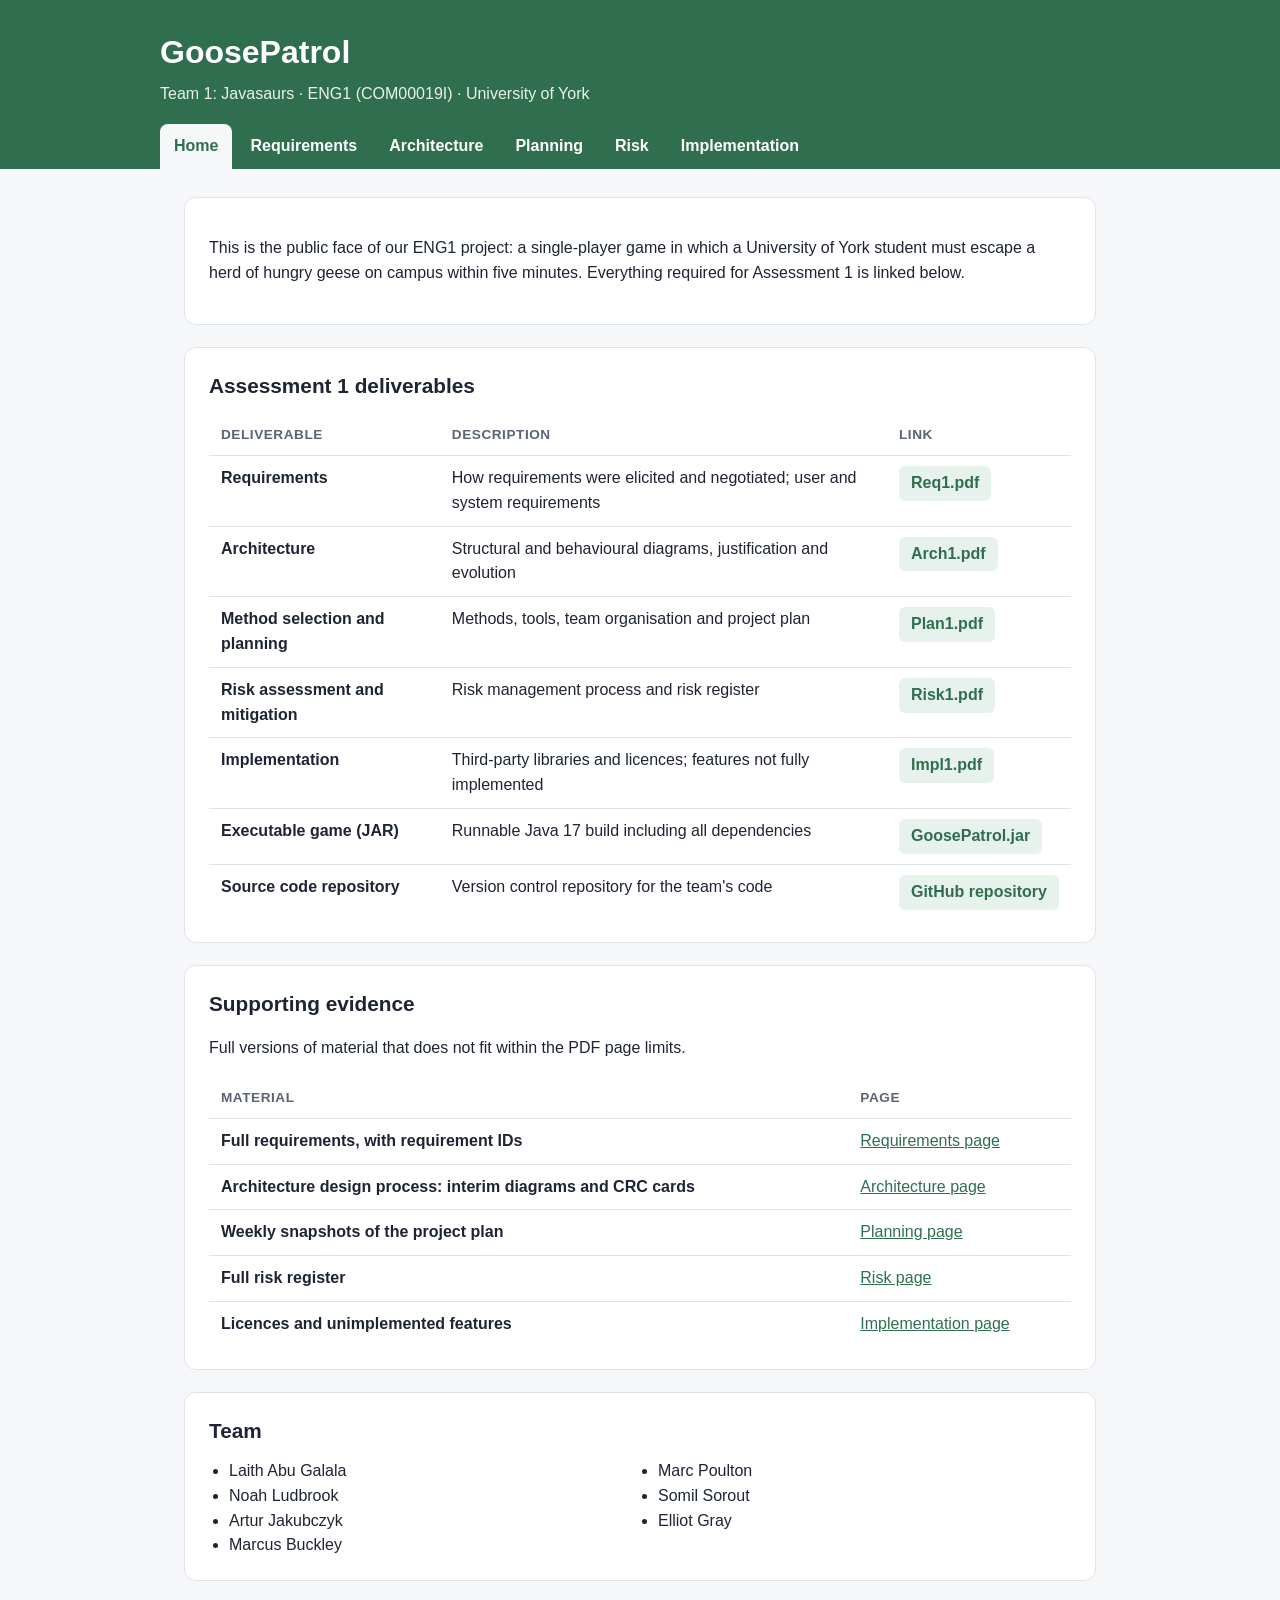
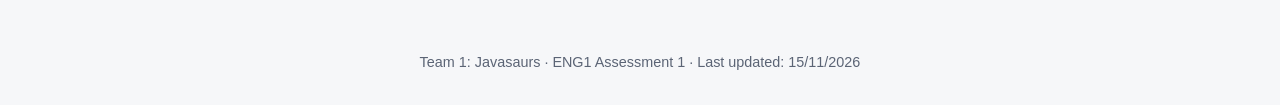
<file: index.html>
<!DOCTYPE html>
<html lang="en">
<head>
  <meta charset="utf-8">
  <meta name="viewport" content="width=device-width, initial-scale=1">
  <title>GoosePatrol – Team 1: Javasaurs (ENG1)</title>
  <style>
    :root { --ink:#1d2433; --muted:#5b6475; --line:#dfe3ea; --bg:#f6f7f9; --card:#fff; --accent:#2f6f4f; --accent-soft:#e7f2ec; }
    * { box-sizing: border-box; }
    body { margin:0; font-family:-apple-system,BlinkMacSystemFont,"Segoe UI",Roboto,Helvetica,Arial,sans-serif; color:var(--ink); background:var(--bg); line-height:1.55; }
    header { background:var(--accent); color:#fff; padding:28px 24px 0; }
    .wrap { max-width:960px; margin:0 auto; }
    header h1 { margin:0; font-size:2rem; }
    header p { margin:4px 0 18px; opacity:.9; }
    nav ul { list-style:none; margin:0; padding:0; display:flex; flex-wrap:wrap; gap:4px; }
    nav a { display:block; padding:10px 14px; color:#fff; text-decoration:none; font-weight:600; border-radius:8px 8px 0 0; }
    nav a:hover, nav a[aria-current="page"] { background:var(--bg); color:var(--accent); }
    main { padding:28px 24px 48px; }
    section { background:var(--card); border:1px solid var(--line); border-radius:12px; padding:22px 24px; margin-bottom:22px; }
    h2 { margin:0 0 12px; font-size:1.3rem; }
    table { width:100%; border-collapse:collapse; }
    th, td { text-align:left; padding:10px 12px; border-bottom:1px solid var(--line); vertical-align:top; }
    th { font-size:.85rem; text-transform:uppercase; letter-spacing:.04em; color:var(--muted); }
    tr:last-child td { border-bottom:none; }
    td:first-child { font-weight:600; }
    a { color:var(--accent); }
    .btn { display:inline-block; padding:5px 12px; background:var(--accent-soft); color:var(--accent); border-radius:6px; font-weight:600; text-decoration:none; white-space:nowrap; }
    .btn:hover { background:var(--accent); color:#fff; }
    .team { columns:2; padding-left:20px; margin:0; }
    footer { text-align:center; color:var(--muted); font-size:.9rem; padding-bottom:32px; }
  </style>
</head>
<body>
<header>
  <div class="wrap">
    <h1>GoosePatrol</h1>
    <p>Team 1: Javasaurs · ENG1 (COM00019I) · University of York</p>
    <nav><ul>
      <li><a href="index.html" aria-current="page">Home</a></li>
      <li><a href="requirements/">Requirements</a></li>
      <li><a href="architecture/">Architecture</a></li>
      <li><a href="planning/">Planning</a></li>
      <li><a href="risk/">Risk</a></li>
      <li><a href="implementation/">Implementation</a></li>
    </ul></nav>
  </div>
</header>
<main class="wrap">
  <section>
    <p>This is the public face of our ENG1 project: a single-player game in which a University of York student must escape a herd of hungry geese on campus within five minutes. Everything required for Assessment 1 is linked below.</p>
  </section>
  <section>
    <h2>Assessment 1 deliverables</h2>
    <table>
      <thead><tr><th>Deliverable</th><th>Description</th><th>Link</th></tr></thead>
      <tbody>
        <tr><td>Requirements</td><td>How requirements were elicited and negotiated; user and system requirements</td><td><a class="btn" href="downloads/Req1.pdf">Req1.pdf</a></td></tr>
        <tr><td>Architecture</td><td>Structural and behavioural diagrams, justification and evolution</td><td><a class="btn" href="downloads/Arch1.pdf">Arch1.pdf</a></td></tr>
        <tr><td>Method selection and planning</td><td>Methods, tools, team organisation and project plan</td><td><a class="btn" href="downloads/Plan1.pdf">Plan1.pdf</a></td></tr>
        <tr><td>Risk assessment and mitigation</td><td>Risk management process and risk register</td><td><a class="btn" href="downloads/Risk1.pdf">Risk1.pdf</a></td></tr>
        <tr><td>Implementation</td><td>Third-party libraries and licences; features not fully implemented</td><td><a class="btn" href="downloads/Impl1.pdf">Impl1.pdf</a></td></tr>
        <tr><td>Executable game (JAR)</td><td>Runnable Java 17 build including all dependencies</td><td><a class="btn" href="downloads/GoosePatrol-1.0.0.jar">GoosePatrol.jar</a></td></tr>
        <tr><td>Source code repository</td><td>Version control repository for the team's code</td><td><a class="btn" href="https://github.com/MarcPoulton/javasaurs">GitHub repository</a></td></tr>
      </tbody>
    </table>
  </section>
  <section>
    <h2>Supporting evidence</h2>
    <p>Full versions of material that does not fit within the PDF page limits.</p>
    <table>
      <thead><tr><th>Material</th><th>Page</th></tr></thead>
      <tbody>
        <tr><td>Full requirements, with requirement IDs</td><td><a href="requirements/">Requirements page</a></td></tr>
        <tr><td>Architecture design process: interim diagrams and CRC cards</td><td><a href="architecture/">Architecture page</a></td></tr>
        <tr><td>Weekly snapshots of the project plan</td><td><a href="planning/">Planning page</a></td></tr>
        <tr><td>Full risk register</td><td><a href="risk/">Risk page</a></td></tr>
        <tr><td>Licences and unimplemented features</td><td><a href="implementation/">Implementation page</a></td></tr>
      </tbody>
    </table>
  </section>
  <section>
    <h2>Team</h2>
    <ul class="team">
      <li>Laith Abu Galala</li><li>Noah Ludbrook</li><li>Artur Jakubczyk</li><li>Marcus Buckley</li>
      <li>Marc Poulton</li><li>Somil Sorout</li><li>Elliot Gray</li>
    </ul>
  </section>
</main>
<footer>Team 1: Javasaurs · ENG1 Assessment 1 · Last updated: 15/11/2026</footer>
</body>
</html>
</file>
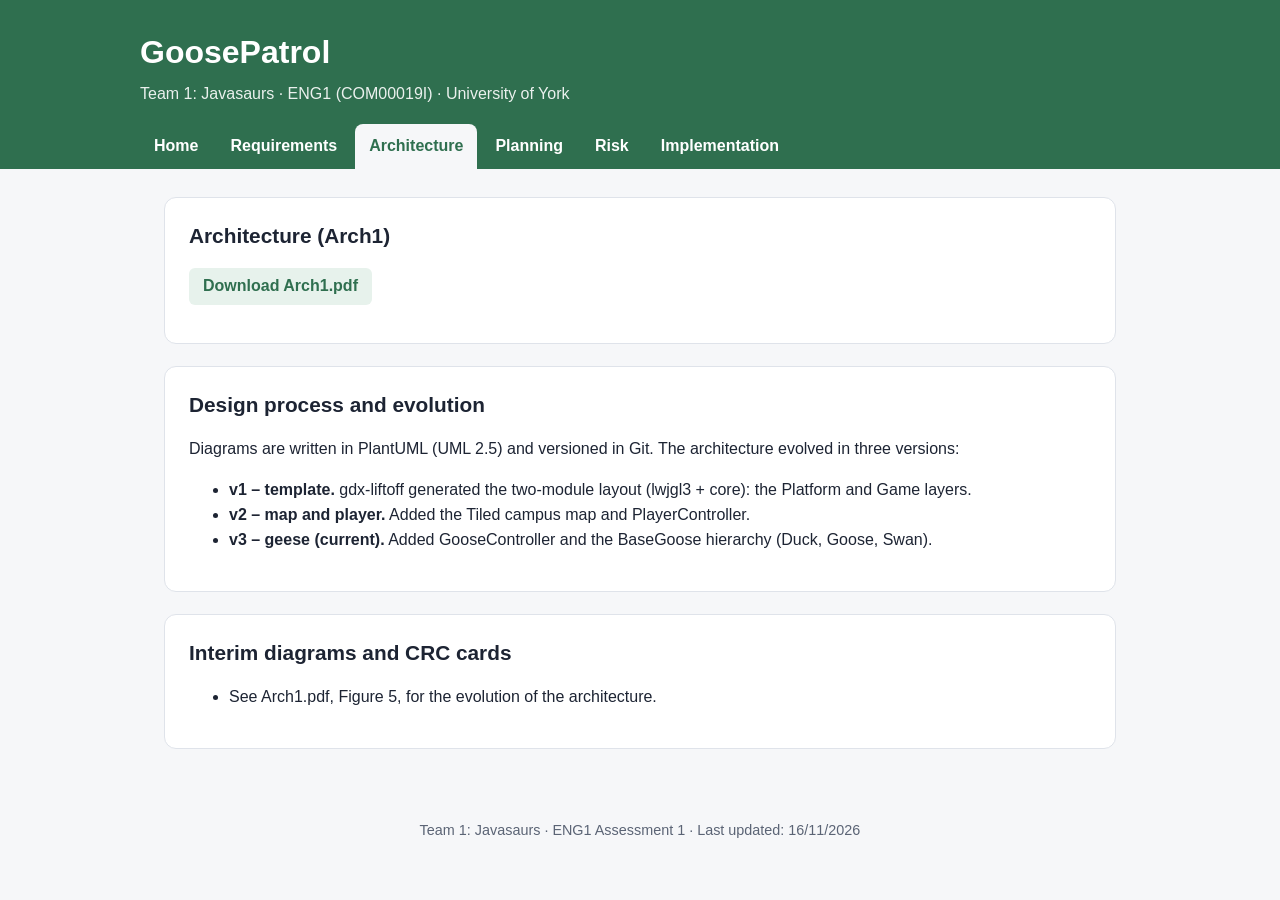
<file: site-subpages/architecture/index.html>
<!DOCTYPE html>
<html lang="en">
<head>
  <meta charset="utf-8">
  <meta name="viewport" content="width=device-width, initial-scale=1">
  <title>Architecture – GoosePatrol (Team 1: Javasaurs)</title>
  <link rel="stylesheet" href="../style.css">
</head>
<body>
<header>
  <div class="wrap">
    <h1><a href="../index.html">GoosePatrol</a></h1>
    <p>Team 1: Javasaurs · ENG1 (COM00019I) · University of York</p>
    <nav><ul>
      <li><a href="../index.html">Home</a></li>
      <li><a href="../requirements/">Requirements</a></li>
      <li><a href="../architecture/" aria-current="page">Architecture</a></li>
      <li><a href="../planning/">Planning</a></li>
      <li><a href="../risk/">Risk</a></li>
      <li><a href="../implementation/">Implementation</a></li>
    </ul></nav>
  </div>
</header>
<main class="wrap">
  <section>
    <h2>Architecture (Arch1)</h2>
    <p><a class="btn" href="../downloads/Arch1.pdf">Download Arch1.pdf</a></p>
  </section>
  <section>
    <h2>Design process and evolution</h2>
    <p>Diagrams are written in PlantUML (UML 2.5) and versioned in Git. The architecture evolved in three versions:</p>
    <ul>
      <li><strong>v1 – template.</strong> gdx-liftoff generated the two-module layout (lwjgl3 + core): the Platform and Game layers.</li>
      <li><strong>v2 – map and player.</strong> Added the Tiled campus map and PlayerController.</li>
      <li><strong>v3 – geese (current).</strong> Added GooseController and the BaseGoose hierarchy (Duck, Goose, Swan).</li>
    </ul>
  </section>
  <section>
    <h2>Interim diagrams and CRC cards</h2>
    <!-- Add one <li> per file you upload into the architecture folder, e.g.
         <li><a href="v1-component.png">v1 component diagram</a></li> -->
    <ul>
      <li>See Arch1.pdf, Figure 5, for the evolution of the architecture.</li>
    </ul>
  </section>
</main>
<footer>Team 1: Javasaurs · ENG1 Assessment 1 · Last updated: 16/11/2026</footer>
</body>
</html>
</file>
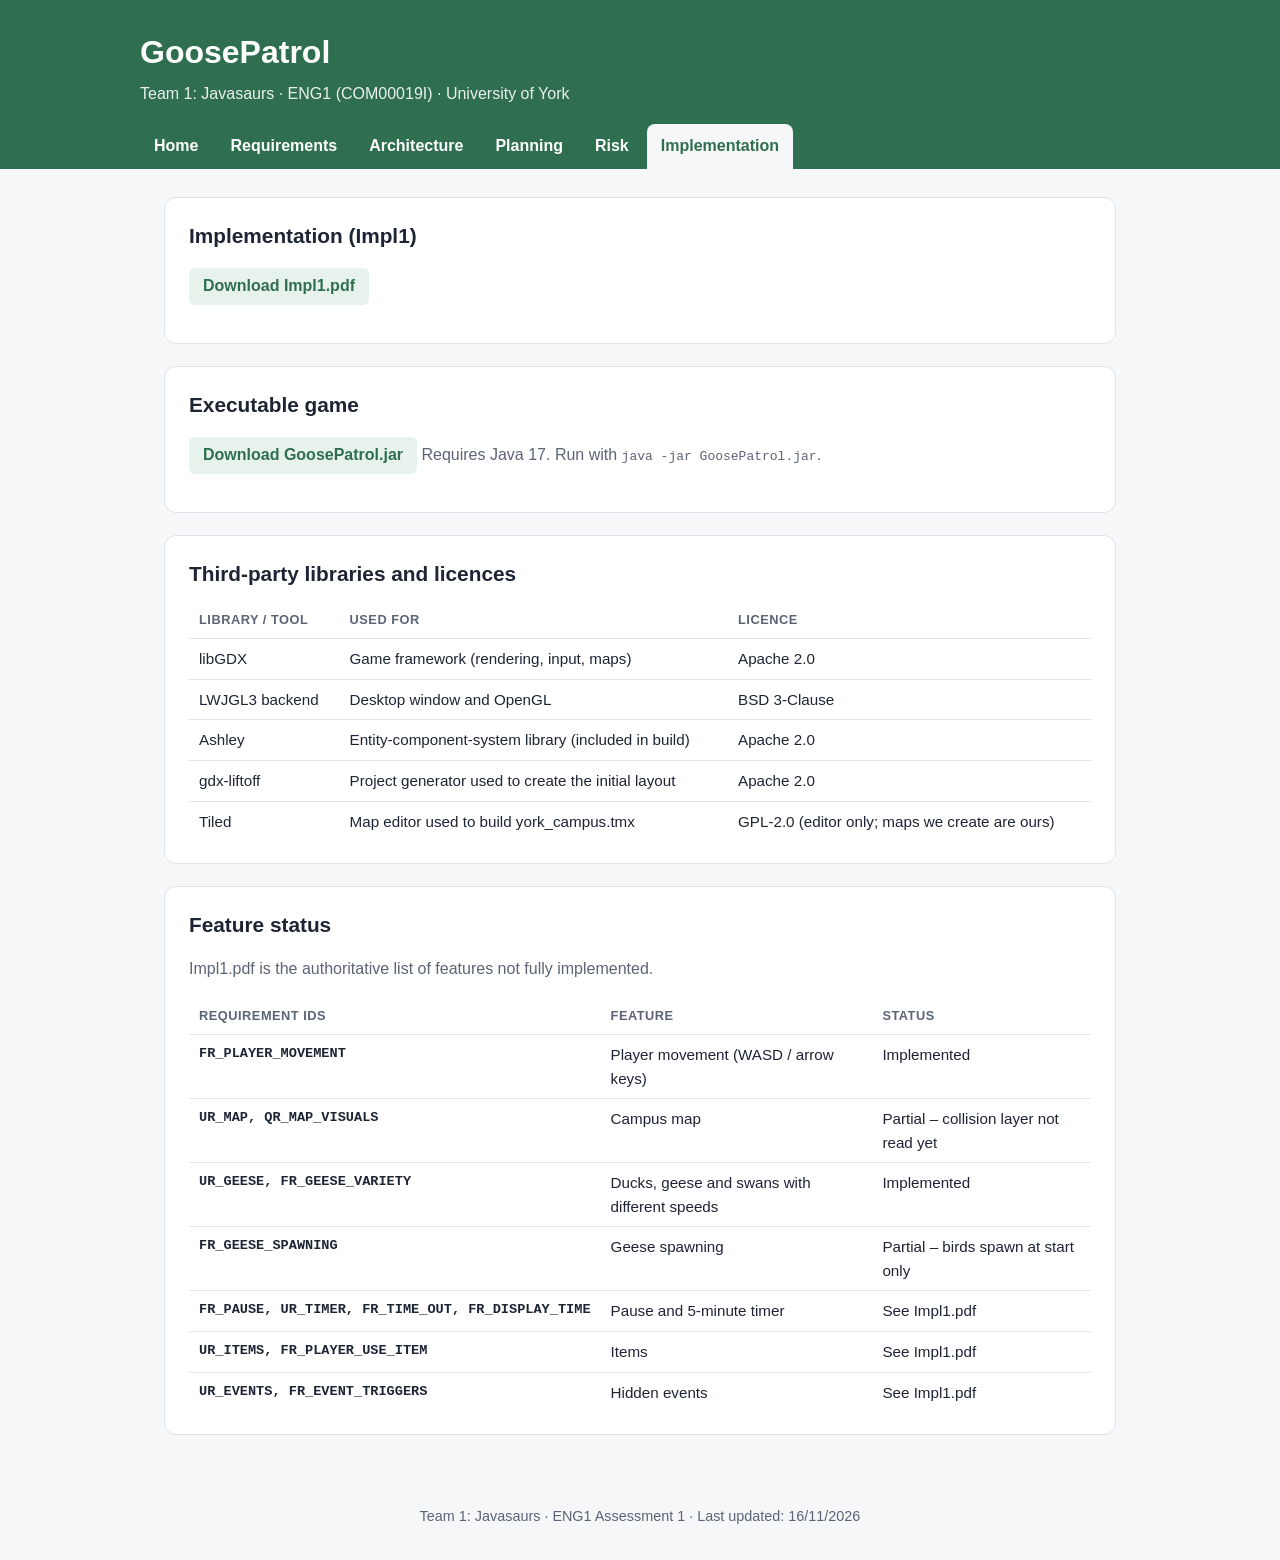
<file: site-subpages/implementation/index.html>
<!DOCTYPE html>
<html lang="en">
<head>
  <meta charset="utf-8">
  <meta name="viewport" content="width=device-width, initial-scale=1">
  <title>Implementation – GoosePatrol (Team 1: Javasaurs)</title>
  <link rel="stylesheet" href="../style.css">
</head>
<body>
<header>
  <div class="wrap">
    <h1><a href="../index.html">GoosePatrol</a></h1>
    <p>Team 1: Javasaurs · ENG1 (COM00019I) · University of York</p>
    <nav><ul>
      <li><a href="../index.html">Home</a></li>
      <li><a href="../requirements/">Requirements</a></li>
      <li><a href="../architecture/">Architecture</a></li>
      <li><a href="../planning/">Planning</a></li>
      <li><a href="../risk/">Risk</a></li>
      <li><a href="../implementation/" aria-current="page">Implementation</a></li>
    </ul></nav>
  </div>
</header>
<main class="wrap">
  <section>
    <h2>Implementation (Impl1)</h2>
    <p><a class="btn" href="../downloads/Impl1.pdf">Download Impl1.pdf</a></p>
  </section>
  <section>
    <h2>Executable game</h2>
    <p><a class="btn" href="../downloads/GoosePatrol.jar">Download GoosePatrol.jar</a> <span class="muted">Requires Java 17. Run with <code>java -jar GoosePatrol.jar</code>.</span></p>
  </section>
  <section>
    <h2>Third-party libraries and licences</h2>
    <table>
      <thead><tr><th>Library / tool</th><th>Used for</th><th>Licence</th></tr></thead>
      <tbody>
        <tr><td>libGDX</td><td>Game framework (rendering, input, maps)</td><td>Apache 2.0</td></tr>
        <tr><td>LWJGL3 backend</td><td>Desktop window and OpenGL</td><td>BSD 3-Clause</td></tr>
        <tr><td>Ashley</td><td>Entity-component-system library (included in build)</td><td>Apache 2.0</td></tr>
        <tr><td>gdx-liftoff</td><td>Project generator used to create the initial layout</td><td>Apache 2.0</td></tr>
        <tr><td>Tiled</td><td>Map editor used to build york_campus.tmx</td><td>GPL-2.0 (editor only; maps we create are ours)</td></tr>
      </tbody>
    </table>
  </section>
  <section>
    <h2>Feature status</h2>
    <p class="muted">Impl1.pdf is the authoritative list of features not fully implemented.</p>
    <table>
      <thead><tr><th>Requirement IDs</th><th>Feature</th><th>Status</th></tr></thead>
      <tbody>
        <tr><td class="id">FR_PLAYER_MOVEMENT</td><td>Player movement (WASD / arrow keys)</td><td>Implemented</td></tr>
        <tr><td class="id">UR_MAP, QR_MAP_VISUALS</td><td>Campus map</td><td>Partial – collision layer not read yet</td></tr>
        <tr><td class="id">UR_GEESE, FR_GEESE_VARIETY</td><td>Ducks, geese and swans with different speeds</td><td>Implemented</td></tr>
        <tr><td class="id">FR_GEESE_SPAWNING</td><td>Geese spawning</td><td>Partial – birds spawn at start only</td></tr>
        <tr><td class="id">FR_PAUSE, UR_TIMER, FR_TIME_OUT, FR_DISPLAY_TIME</td><td>Pause and 5-minute timer</td><td>See Impl1.pdf</td></tr>
        <tr><td class="id">UR_ITEMS, FR_PLAYER_USE_ITEM</td><td>Items</td><td>See Impl1.pdf</td></tr>
        <tr><td class="id">UR_EVENTS, FR_EVENT_TRIGGERS</td><td>Hidden events</td><td>See Impl1.pdf</td></tr>
      </tbody>
    </table>
  </section>
</main>
<footer>Team 1: Javasaurs · ENG1 Assessment 1 · Last updated: 16/11/2026</footer>
</body>
</html>
</file>
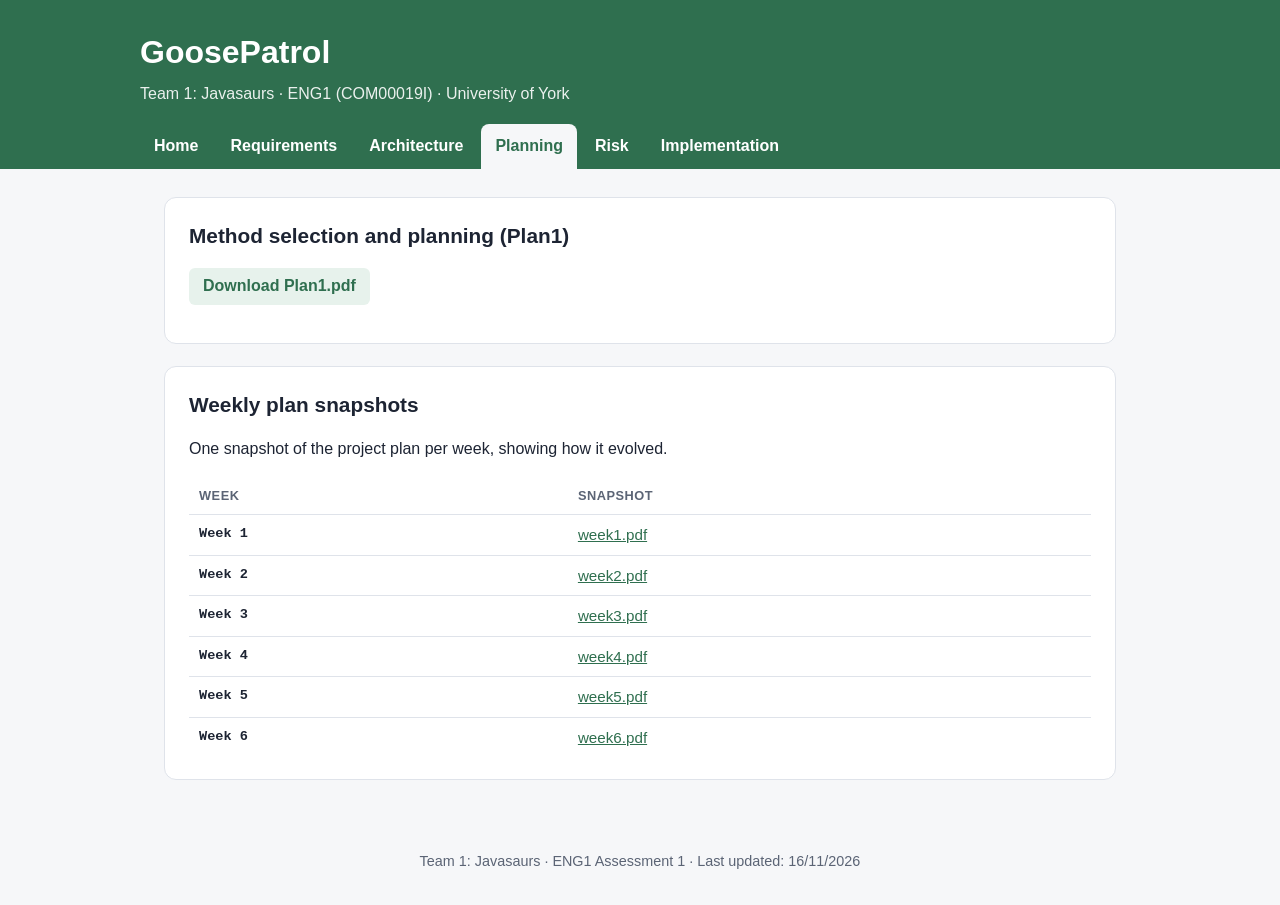
<file: site-subpages/planning/index.html>
<!DOCTYPE html>
<html lang="en">
<head>
  <meta charset="utf-8">
  <meta name="viewport" content="width=device-width, initial-scale=1">
  <title>Planning – GoosePatrol (Team 1: Javasaurs)</title>
  <link rel="stylesheet" href="../style.css">
</head>
<body>
<header>
  <div class="wrap">
    <h1><a href="../index.html">GoosePatrol</a></h1>
    <p>Team 1: Javasaurs · ENG1 (COM00019I) · University of York</p>
    <nav><ul>
      <li><a href="../index.html">Home</a></li>
      <li><a href="../requirements/">Requirements</a></li>
      <li><a href="../architecture/">Architecture</a></li>
      <li><a href="../planning/" aria-current="page">Planning</a></li>
      <li><a href="../risk/">Risk</a></li>
      <li><a href="../implementation/">Implementation</a></li>
    </ul></nav>
  </div>
</header>
<main class="wrap">
  <section>
    <h2>Method selection and planning (Plan1)</h2>
    <p><a class="btn" href="../downloads/Plan1.pdf">Download Plan1.pdf</a></p>
  </section>
  <section>
    <h2>Weekly plan snapshots</h2>
    <p>One snapshot of the project plan per week, showing how it evolved.</p>
    <table>
      <thead><tr><th>Week</th><th>Snapshot</th></tr></thead>
      <tbody>
        <tr><td class="id">Week 1</td><td><a href="week1.pdf">week1.pdf</a></td></tr>
        <tr><td class="id">Week 2</td><td><a href="week2.pdf">week2.pdf</a></td></tr>
        <tr><td class="id">Week 3</td><td><a href="week3.pdf">week3.pdf</a></td></tr>
        <tr><td class="id">Week 4</td><td><a href="week4.pdf">week4.pdf</a></td></tr>
        <tr><td class="id">Week 5</td><td><a href="week5.pdf">week5.pdf</a></td></tr>
        <tr><td class="id">Week 6</td><td><a href="week6.pdf">week6.pdf</a></td></tr>
      </tbody>
    </table>
  </section>
</main>
<footer>Team 1: Javasaurs · ENG1 Assessment 1 · Last updated: 16/11/2026</footer>
</body>
</html>
</file>
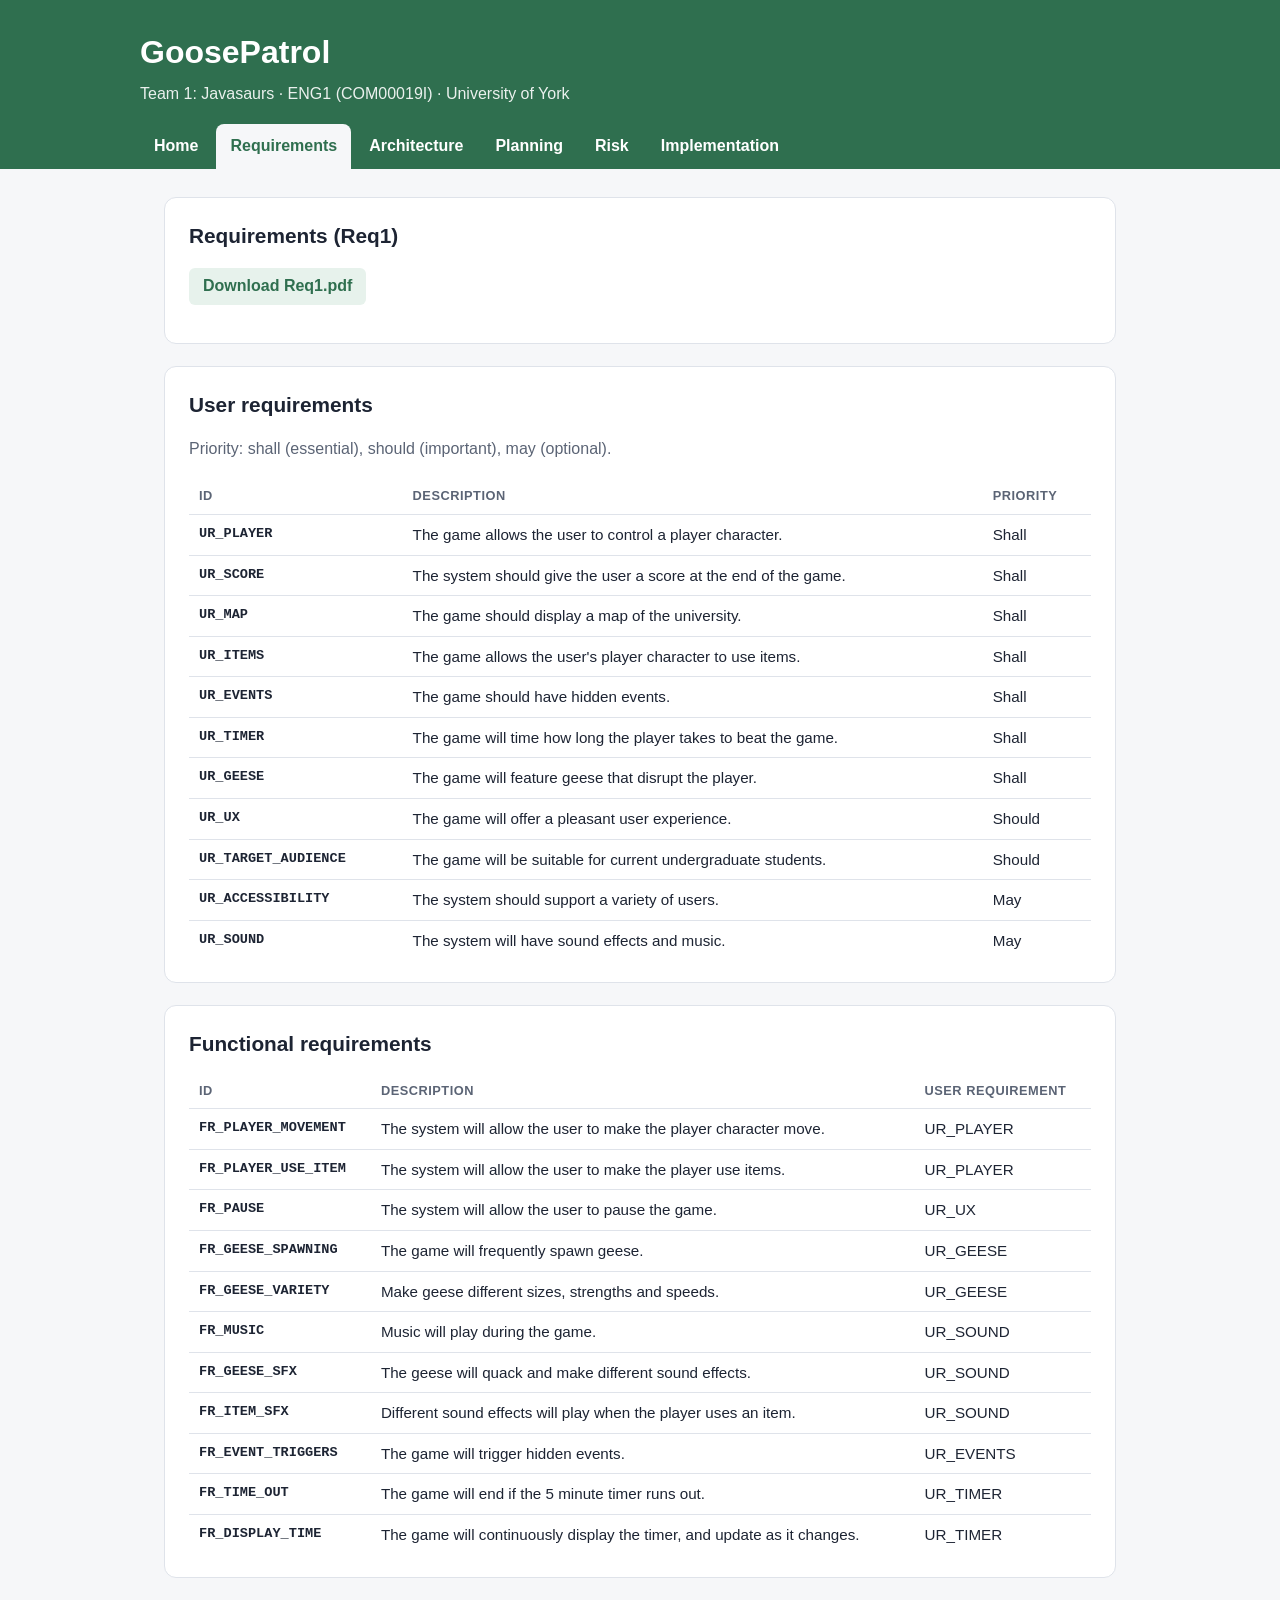
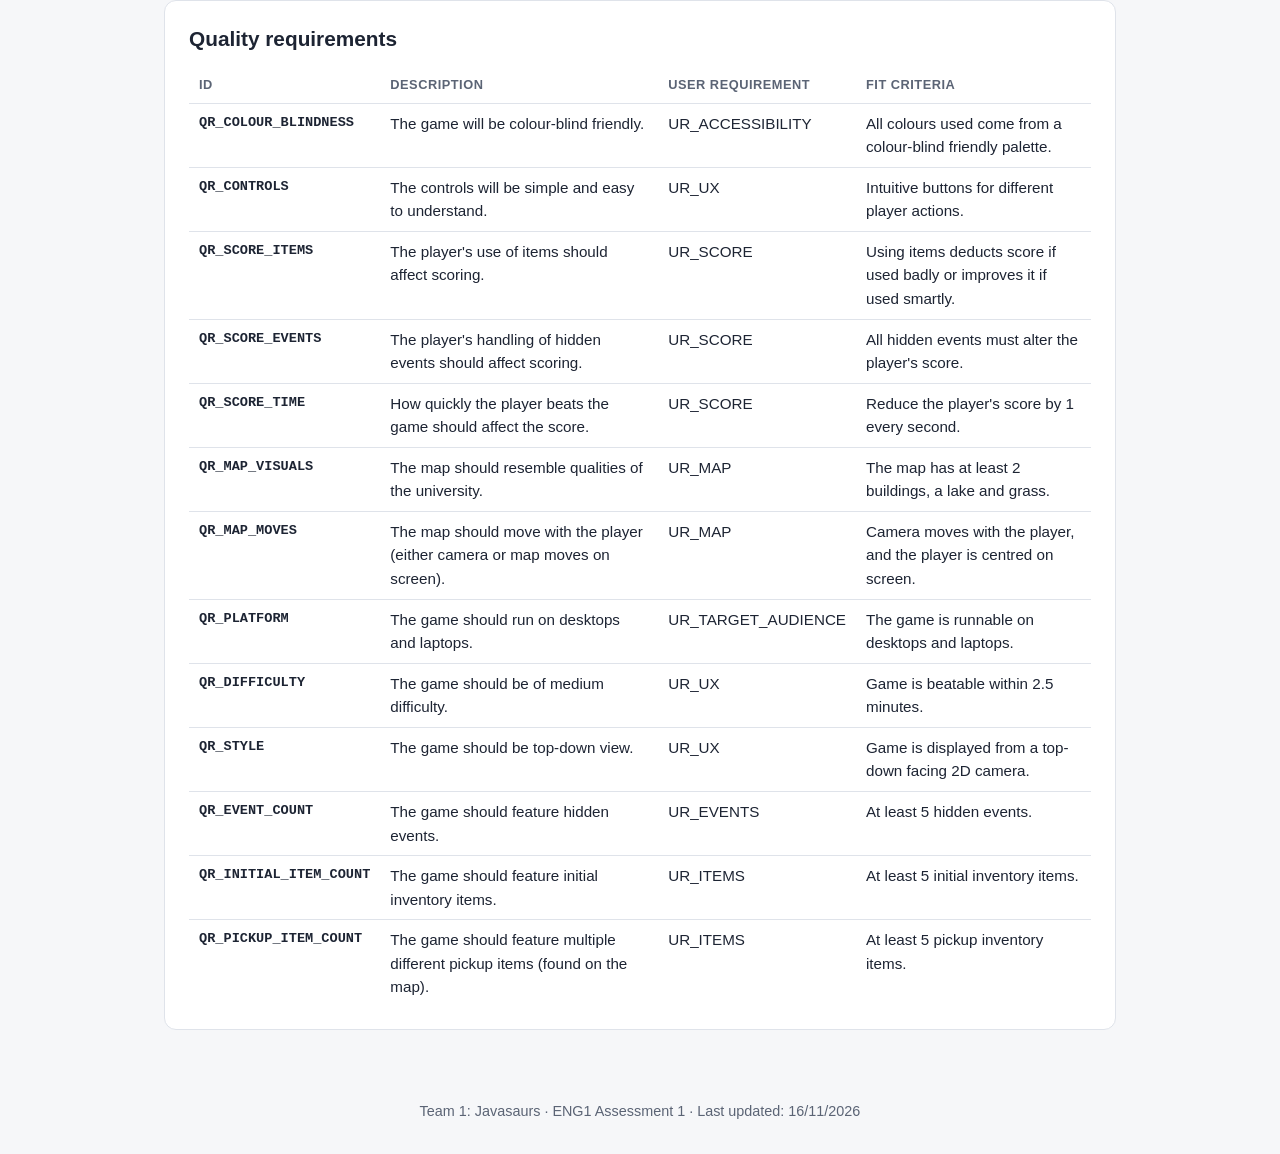
<file: site-subpages/requirements/index.html>
<!DOCTYPE html>
<html lang="en">
<head>
  <meta charset="utf-8">
  <meta name="viewport" content="width=device-width, initial-scale=1">
  <title>Requirements – GoosePatrol (Team 1: Javasaurs)</title>
  <link rel="stylesheet" href="../style.css">
</head>
<body>
<header>
  <div class="wrap">
    <h1><a href="../index.html">GoosePatrol</a></h1>
    <p>Team 1: Javasaurs · ENG1 (COM00019I) · University of York</p>
    <nav><ul>
      <li><a href="../index.html">Home</a></li>
      <li><a href="../requirements/" aria-current="page">Requirements</a></li>
      <li><a href="../architecture/">Architecture</a></li>
      <li><a href="../planning/">Planning</a></li>
      <li><a href="../risk/">Risk</a></li>
      <li><a href="../implementation/">Implementation</a></li>
    </ul></nav>
  </div>
</header>
<main class="wrap">
  <section>
    <h2>Requirements (Req1)</h2>
    <p><a class="btn" href="../downloads/Req1.pdf">Download Req1.pdf</a></p>
  </section>
  <section>
    <h2>User requirements</h2>
    <p class="muted">Priority: shall (essential), should (important), may (optional).</p>
    <table>
      <thead><tr><th>ID</th><th>Description</th><th>Priority</th></tr></thead>
      <tbody>
        <tr><td class="id">UR_PLAYER</td><td>The game allows the user to control a player character.</td><td>Shall</td></tr>
        <tr><td class="id">UR_SCORE</td><td>The system should give the user a score at the end of the game.</td><td>Shall</td></tr>
        <tr><td class="id">UR_MAP</td><td>The game should display a map of the university.</td><td>Shall</td></tr>
        <tr><td class="id">UR_ITEMS</td><td>The game allows the user&#x27;s player character to use items.</td><td>Shall</td></tr>
        <tr><td class="id">UR_EVENTS</td><td>The game should have hidden events.</td><td>Shall</td></tr>
        <tr><td class="id">UR_TIMER</td><td>The game will time how long the player takes to beat the game.</td><td>Shall</td></tr>
        <tr><td class="id">UR_GEESE</td><td>The game will feature geese that disrupt the player.</td><td>Shall</td></tr>
        <tr><td class="id">UR_UX</td><td>The game will offer a pleasant user experience.</td><td>Should</td></tr>
        <tr><td class="id">UR_TARGET_AUDIENCE</td><td>The game will be suitable for current undergraduate students.</td><td>Should</td></tr>
        <tr><td class="id">UR_ACCESSIBILITY</td><td>The system should support a variety of users.</td><td>May</td></tr>
        <tr><td class="id">UR_SOUND</td><td>The system will have sound effects and music.</td><td>May</td></tr>
      </tbody>
    </table>
  </section>
  <section>
    <h2>Functional requirements</h2>
    <table>
      <thead><tr><th>ID</th><th>Description</th><th>User requirement</th></tr></thead>
      <tbody>
        <tr><td class="id">FR_PLAYER_MOVEMENT</td><td>The system will allow the user to make the player character move.</td><td>UR_PLAYER</td></tr>
        <tr><td class="id">FR_PLAYER_USE_ITEM</td><td>The system will allow the user to make the player use items.</td><td>UR_PLAYER</td></tr>
        <tr><td class="id">FR_PAUSE</td><td>The system will allow the user to pause the game.</td><td>UR_UX</td></tr>
        <tr><td class="id">FR_GEESE_SPAWNING</td><td>The game will frequently spawn geese.</td><td>UR_GEESE</td></tr>
        <tr><td class="id">FR_GEESE_VARIETY</td><td>Make geese different sizes, strengths and speeds.</td><td>UR_GEESE</td></tr>
        <tr><td class="id">FR_MUSIC</td><td>Music will play during the game.</td><td>UR_SOUND</td></tr>
        <tr><td class="id">FR_GEESE_SFX</td><td>The geese will quack and make different sound effects.</td><td>UR_SOUND</td></tr>
        <tr><td class="id">FR_ITEM_SFX</td><td>Different sound effects will play when the player uses an item.</td><td>UR_SOUND</td></tr>
        <tr><td class="id">FR_EVENT_TRIGGERS</td><td>The game will trigger hidden events.</td><td>UR_EVENTS</td></tr>
        <tr><td class="id">FR_TIME_OUT</td><td>The game will end if the 5 minute timer runs out.</td><td>UR_TIMER</td></tr>
        <tr><td class="id">FR_DISPLAY_TIME</td><td>The game will continuously display the timer, and update as it changes.</td><td>UR_TIMER</td></tr>
      </tbody>
    </table>
  </section>
  <section>
    <h2>Quality requirements</h2>
    <table>
      <thead><tr><th>ID</th><th>Description</th><th>User requirement</th><th>Fit criteria</th></tr></thead>
      <tbody>
        <tr><td class="id">QR_COLOUR_BLINDNESS</td><td>The game will be colour-blind friendly.</td><td>UR_ACCESSIBILITY</td><td>All colours used come from a colour-blind friendly palette.</td></tr>
        <tr><td class="id">QR_CONTROLS</td><td>The controls will be simple and easy to understand.</td><td>UR_UX</td><td>Intuitive buttons for different player actions.</td></tr>
        <tr><td class="id">QR_SCORE_ITEMS</td><td>The player&#x27;s use of items should affect scoring.</td><td>UR_SCORE</td><td>Using items deducts score if used badly or improves it if used smartly.</td></tr>
        <tr><td class="id">QR_SCORE_EVENTS</td><td>The player&#x27;s handling of hidden events should affect scoring.</td><td>UR_SCORE</td><td>All hidden events must alter the player&#x27;s score.</td></tr>
        <tr><td class="id">QR_SCORE_TIME</td><td>How quickly the player beats the game should affect the score.</td><td>UR_SCORE</td><td>Reduce the player&#x27;s score by 1 every second.</td></tr>
        <tr><td class="id">QR_MAP_VISUALS</td><td>The map should resemble qualities of the university.</td><td>UR_MAP</td><td>The map has at least 2 buildings, a lake and grass.</td></tr>
        <tr><td class="id">QR_MAP_MOVES</td><td>The map should move with the player (either camera or map moves on screen).</td><td>UR_MAP</td><td>Camera moves with the player, and the player is centred on screen.</td></tr>
        <tr><td class="id">QR_PLATFORM</td><td>The game should run on desktops and laptops.</td><td>UR_TARGET_AUDIENCE</td><td>The game is runnable on desktops and laptops.</td></tr>
        <tr><td class="id">QR_DIFFICULTY</td><td>The game should be of medium difficulty.</td><td>UR_UX</td><td>Game is beatable within 2.5 minutes.</td></tr>
        <tr><td class="id">QR_STYLE</td><td>The game should be top-down view.</td><td>UR_UX</td><td>Game is displayed from a top-down facing 2D camera.</td></tr>
        <tr><td class="id">QR_EVENT_COUNT</td><td>The game should feature hidden events.</td><td>UR_EVENTS</td><td>At least 5 hidden events.</td></tr>
        <tr><td class="id">QR_INITIAL_ITEM_COUNT</td><td>The game should feature initial inventory items.</td><td>UR_ITEMS</td><td>At least 5 initial inventory items.</td></tr>
        <tr><td class="id">QR_PICKUP_ITEM_COUNT</td><td>The game should feature multiple different pickup items (found on the map).</td><td>UR_ITEMS</td><td>At least 5 pickup inventory items.</td></tr>
      </tbody>
    </table>
  </section>
</main>
<footer>Team 1: Javasaurs · ENG1 Assessment 1 · Last updated: 16/11/2026</footer>
</body>
</html>
</file>
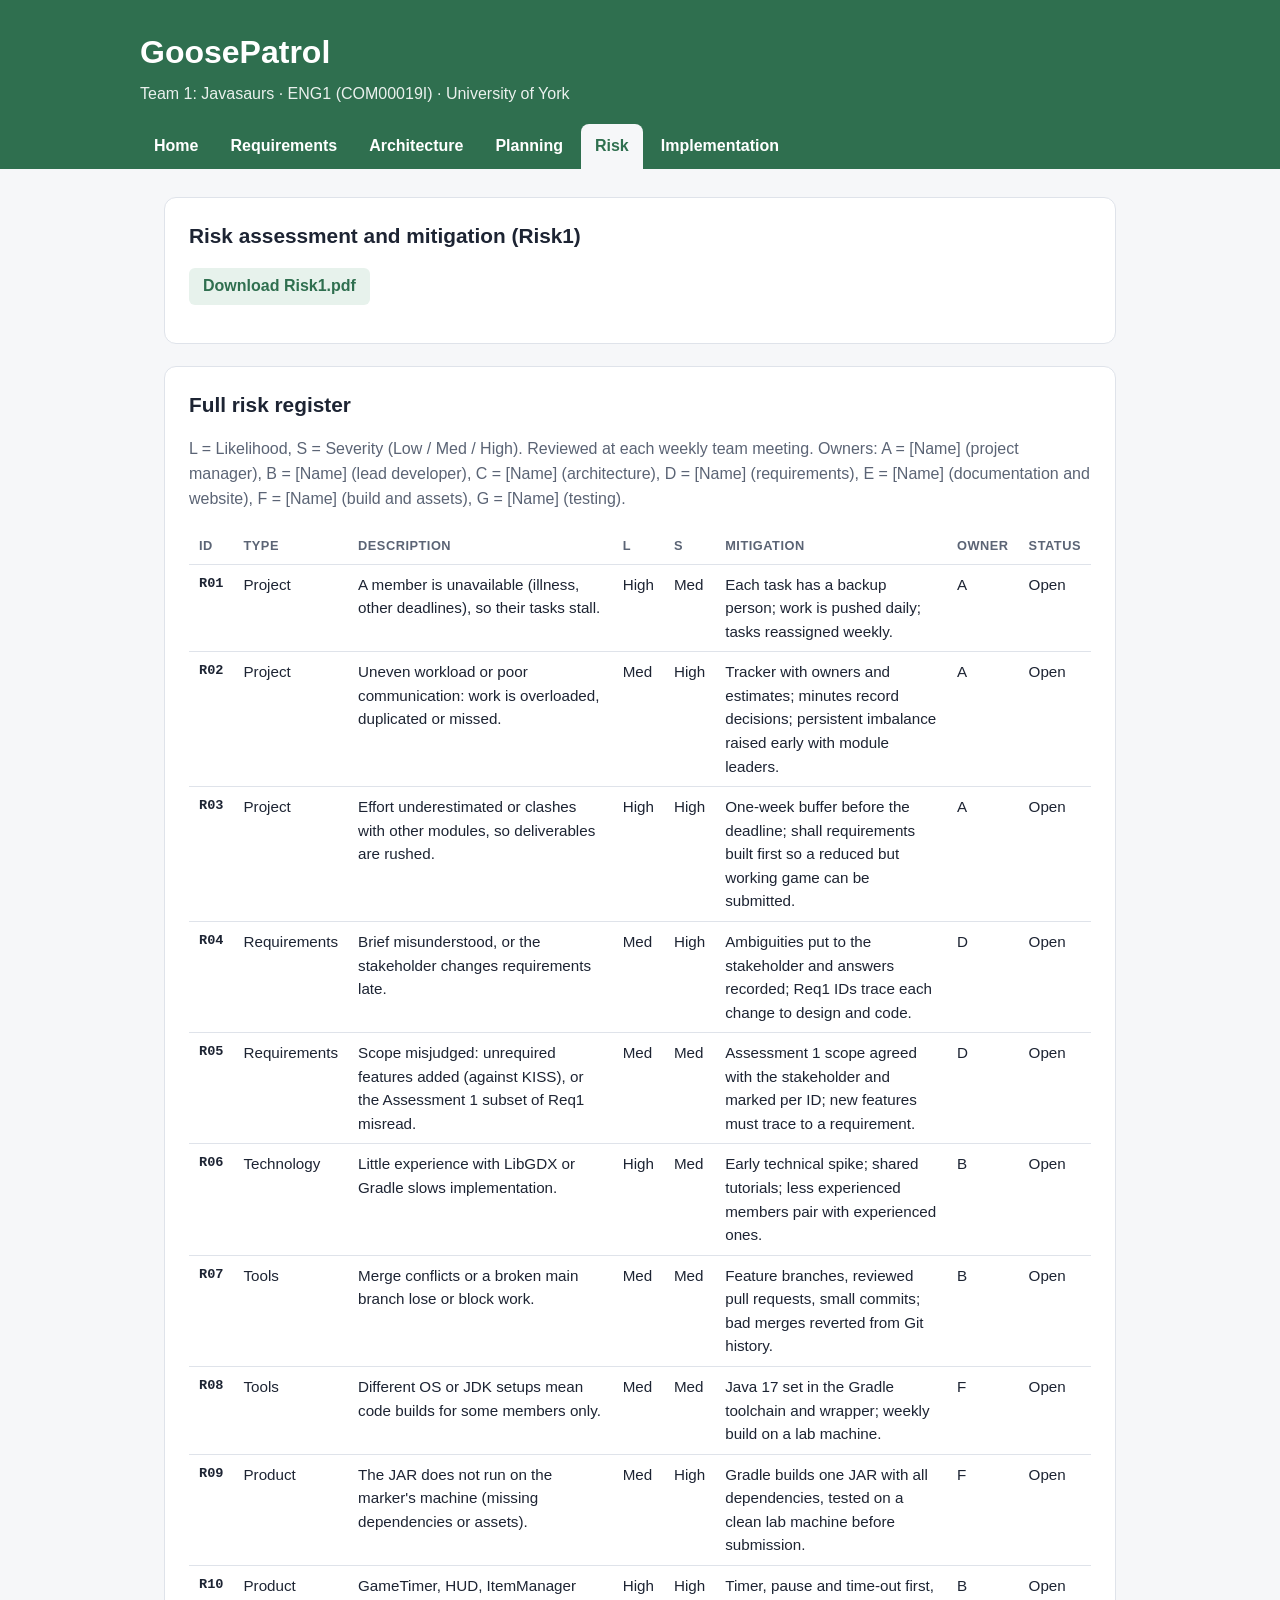
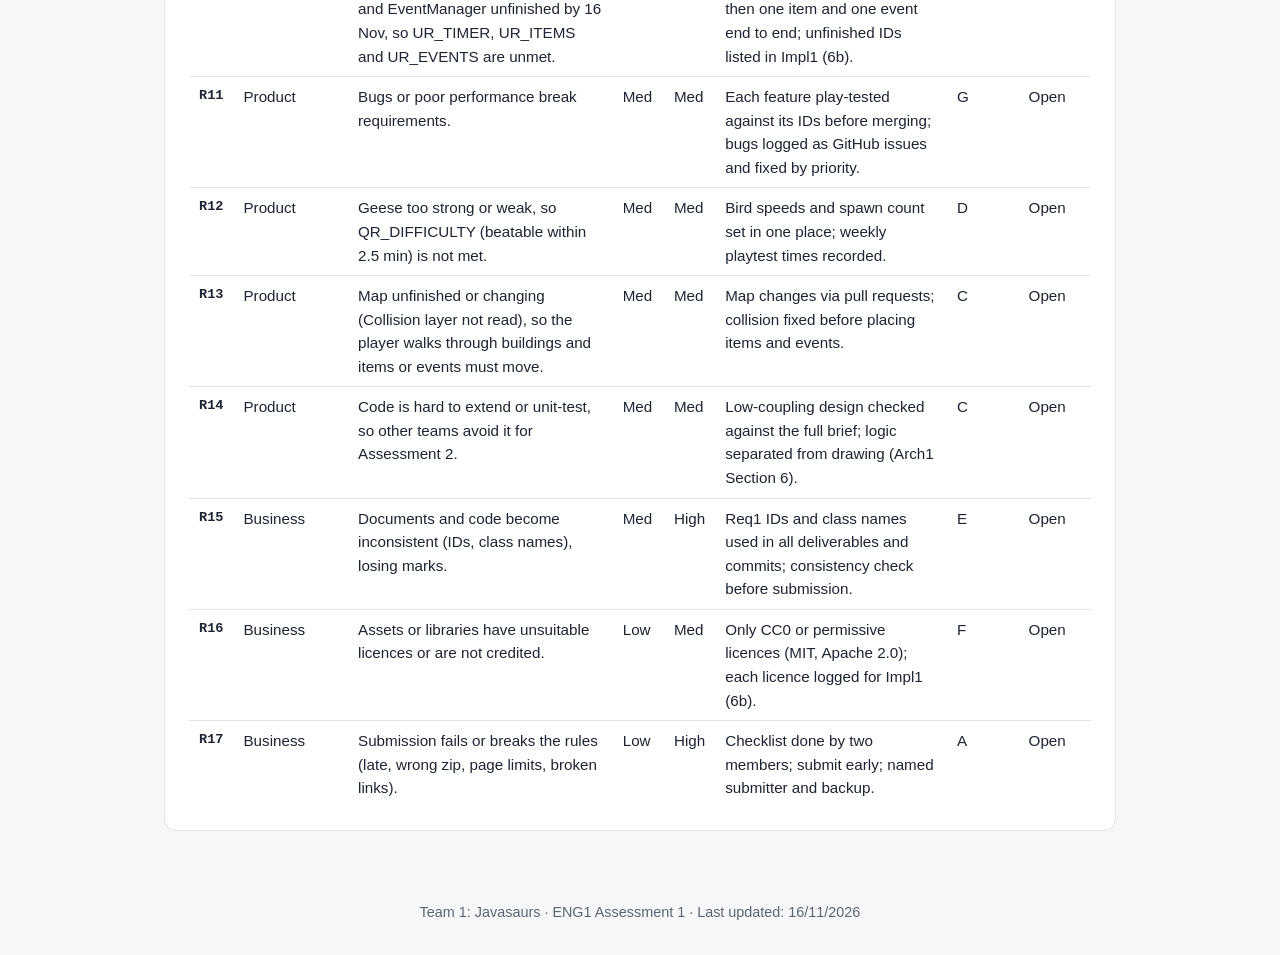
<file: site-subpages/risk/index.html>
<!DOCTYPE html>
<html lang="en">
<head>
  <meta charset="utf-8">
  <meta name="viewport" content="width=device-width, initial-scale=1">
  <title>Risk – GoosePatrol (Team 1: Javasaurs)</title>
  <link rel="stylesheet" href="../style.css">
</head>
<body>
<header>
  <div class="wrap">
    <h1><a href="../index.html">GoosePatrol</a></h1>
    <p>Team 1: Javasaurs · ENG1 (COM00019I) · University of York</p>
    <nav><ul>
      <li><a href="../index.html">Home</a></li>
      <li><a href="../requirements/">Requirements</a></li>
      <li><a href="../architecture/">Architecture</a></li>
      <li><a href="../planning/">Planning</a></li>
      <li><a href="../risk/" aria-current="page">Risk</a></li>
      <li><a href="../implementation/">Implementation</a></li>
    </ul></nav>
  </div>
</header>
<main class="wrap">
  <section>
    <h2>Risk assessment and mitigation (Risk1)</h2>
    <p><a class="btn" href="../downloads/Risk1.pdf">Download Risk1.pdf</a></p>
  </section>
  <section>
    <h2>Full risk register</h2>
    <p class="muted">L = Likelihood, S = Severity (Low / Med / High). Reviewed at each weekly team meeting. Owners: A = [Name] (project manager), B = [Name] (lead developer), C = [Name] (architecture), D = [Name] (requirements), E = [Name] (documentation and website), F = [Name] (build and assets), G = [Name] (testing).</p>
    <table>
      <thead><tr><th>ID</th><th>Type</th><th>Description</th><th>L</th><th>S</th><th>Mitigation</th><th>Owner</th><th>Status</th></tr></thead>
      <tbody>
        <tr><td class="id">R01</td><td>Project</td><td>A member is unavailable (illness, other deadlines), so their tasks stall.</td><td>High</td><td>Med</td><td>Each task has a backup person; work is pushed daily; tasks reassigned weekly.</td><td>A</td><td>Open</td></tr>
        <tr><td class="id">R02</td><td>Project</td><td>Uneven workload or poor communication: work is overloaded, duplicated or missed.</td><td>Med</td><td>High</td><td>Tracker with owners and estimates; minutes record decisions; persistent imbalance raised early with module leaders.</td><td>A</td><td>Open</td></tr>
        <tr><td class="id">R03</td><td>Project</td><td>Effort underestimated or clashes with other modules, so deliverables are rushed.</td><td>High</td><td>High</td><td>One-week buffer before the deadline; shall requirements built first so a reduced but working game can be submitted.</td><td>A</td><td>Open</td></tr>
        <tr><td class="id">R04</td><td>Requirements</td><td>Brief misunderstood, or the stakeholder changes requirements late.</td><td>Med</td><td>High</td><td>Ambiguities put to the stakeholder and answers recorded; Req1 IDs trace each change to design and code.</td><td>D</td><td>Open</td></tr>
        <tr><td class="id">R05</td><td>Requirements</td><td>Scope misjudged: unrequired features added (against KISS), or the Assessment 1 subset of Req1 misread.</td><td>Med</td><td>Med</td><td>Assessment 1 scope agreed with the stakeholder and marked per ID; new features must trace to a requirement.</td><td>D</td><td>Open</td></tr>
        <tr><td class="id">R06</td><td>Technology</td><td>Little experience with LibGDX or Gradle slows implementation.</td><td>High</td><td>Med</td><td>Early technical spike; shared tutorials; less experienced members pair with experienced ones.</td><td>B</td><td>Open</td></tr>
        <tr><td class="id">R07</td><td>Tools</td><td>Merge conflicts or a broken main branch lose or block work.</td><td>Med</td><td>Med</td><td>Feature branches, reviewed pull requests, small commits; bad merges reverted from Git history.</td><td>B</td><td>Open</td></tr>
        <tr><td class="id">R08</td><td>Tools</td><td>Different OS or JDK setups mean code builds for some members only.</td><td>Med</td><td>Med</td><td>Java 17 set in the Gradle toolchain and wrapper; weekly build on a lab machine.</td><td>F</td><td>Open</td></tr>
        <tr><td class="id">R09</td><td>Product</td><td>The JAR does not run on the marker&#x27;s machine (missing dependencies or assets).</td><td>Med</td><td>High</td><td>Gradle builds one JAR with all dependencies, tested on a clean lab machine before submission.</td><td>F</td><td>Open</td></tr>
        <tr><td class="id">R10</td><td>Product</td><td>GameTimer, HUD, ItemManager and EventManager unfinished by 16 Nov, so UR_TIMER, UR_ITEMS and UR_EVENTS are unmet.</td><td>High</td><td>High</td><td>Timer, pause and time-out first, then one item and one event end to end; unfinished IDs listed in Impl1 (6b).</td><td>B</td><td>Open</td></tr>
        <tr><td class="id">R11</td><td>Product</td><td>Bugs or poor performance break requirements.</td><td>Med</td><td>Med</td><td>Each feature play-tested against its IDs before merging; bugs logged as GitHub issues and fixed by priority.</td><td>G</td><td>Open</td></tr>
        <tr><td class="id">R12</td><td>Product</td><td>Geese too strong or weak, so QR_DIFFICULTY (beatable within 2.5 min) is not met.</td><td>Med</td><td>Med</td><td>Bird speeds and spawn count set in one place; weekly playtest times recorded.</td><td>D</td><td>Open</td></tr>
        <tr><td class="id">R13</td><td>Product</td><td>Map unfinished or changing (Collision layer not read), so the player walks through buildings and items or events must move.</td><td>Med</td><td>Med</td><td>Map changes via pull requests; collision fixed before placing items and events.</td><td>C</td><td>Open</td></tr>
        <tr><td class="id">R14</td><td>Product</td><td>Code is hard to extend or unit-test, so other teams avoid it for Assessment 2.</td><td>Med</td><td>Med</td><td>Low-coupling design checked against the full brief; logic separated from drawing (Arch1 Section 6).</td><td>C</td><td>Open</td></tr>
        <tr><td class="id">R15</td><td>Business</td><td>Documents and code become inconsistent (IDs, class names), losing marks.</td><td>Med</td><td>High</td><td>Req1 IDs and class names used in all deliverables and commits; consistency check before submission.</td><td>E</td><td>Open</td></tr>
        <tr><td class="id">R16</td><td>Business</td><td>Assets or libraries have unsuitable licences or are not credited.</td><td>Low</td><td>Med</td><td>Only CC0 or permissive licences (MIT, Apache 2.0); each licence logged for Impl1 (6b).</td><td>F</td><td>Open</td></tr>
        <tr><td class="id">R17</td><td>Business</td><td>Submission fails or breaks the rules (late, wrong zip, page limits, broken links).</td><td>Low</td><td>High</td><td>Checklist done by two members; submit early; named submitter and backup.</td><td>A</td><td>Open</td></tr>
      </tbody>
    </table>
  </section>
</main>
<footer>Team 1: Javasaurs · ENG1 Assessment 1 · Last updated: 16/11/2026</footer>
</body>
</html>
</file>
<file: site-subpages/style.css>
:root { --ink:#1d2433; --muted:#5b6475; --line:#dfe3ea; --bg:#f6f7f9; --card:#fff; --accent:#2f6f4f; --accent-soft:#e7f2ec; }
* { box-sizing: border-box; }
body { margin:0; font-family:-apple-system,BlinkMacSystemFont,"Segoe UI",Roboto,Helvetica,Arial,sans-serif; color:var(--ink); background:var(--bg); line-height:1.55; }
header { background:var(--accent); color:#fff; padding:28px 24px 0; }
.wrap { max-width:1000px; margin:0 auto; }
header h1 { margin:0; font-size:2rem; }
header h1 a { color:#fff; text-decoration:none; }
header p { margin:4px 0 18px; opacity:.9; }
nav ul { list-style:none; margin:0; padding:0; display:flex; flex-wrap:wrap; gap:4px; }
nav a { display:block; padding:10px 14px; color:#fff; text-decoration:none; font-weight:600; border-radius:8px 8px 0 0; }
nav a:hover, nav a[aria-current="page"] { background:var(--bg); color:var(--accent); }
main { padding:28px 24px 48px; }
section { background:var(--card); border:1px solid var(--line); border-radius:12px; padding:22px 24px; margin-bottom:22px; overflow-x:auto; }
h2 { margin:0 0 12px; font-size:1.3rem; }
h3 { margin:18px 0 8px; font-size:1.05rem; }
table { width:100%; border-collapse:collapse; font-size:.95rem; }
th, td { text-align:left; padding:8px 10px; border-bottom:1px solid var(--line); vertical-align:top; }
th { font-size:.8rem; text-transform:uppercase; letter-spacing:.04em; color:var(--muted); }
tr:last-child td { border-bottom:none; }
td.id { font-weight:600; white-space:nowrap; font-family:ui-monospace,Menlo,monospace; font-size:.85rem; }
a { color:var(--accent); }
.btn { display:inline-block; padding:6px 14px; background:var(--accent-soft); color:var(--accent); border-radius:6px; font-weight:600; text-decoration:none; white-space:nowrap; }
.btn:hover { background:var(--accent); color:#fff; }
.muted { color:var(--muted); }
footer { text-align:center; color:var(--muted); font-size:.9rem; padding-bottom:32px; }
</file>
